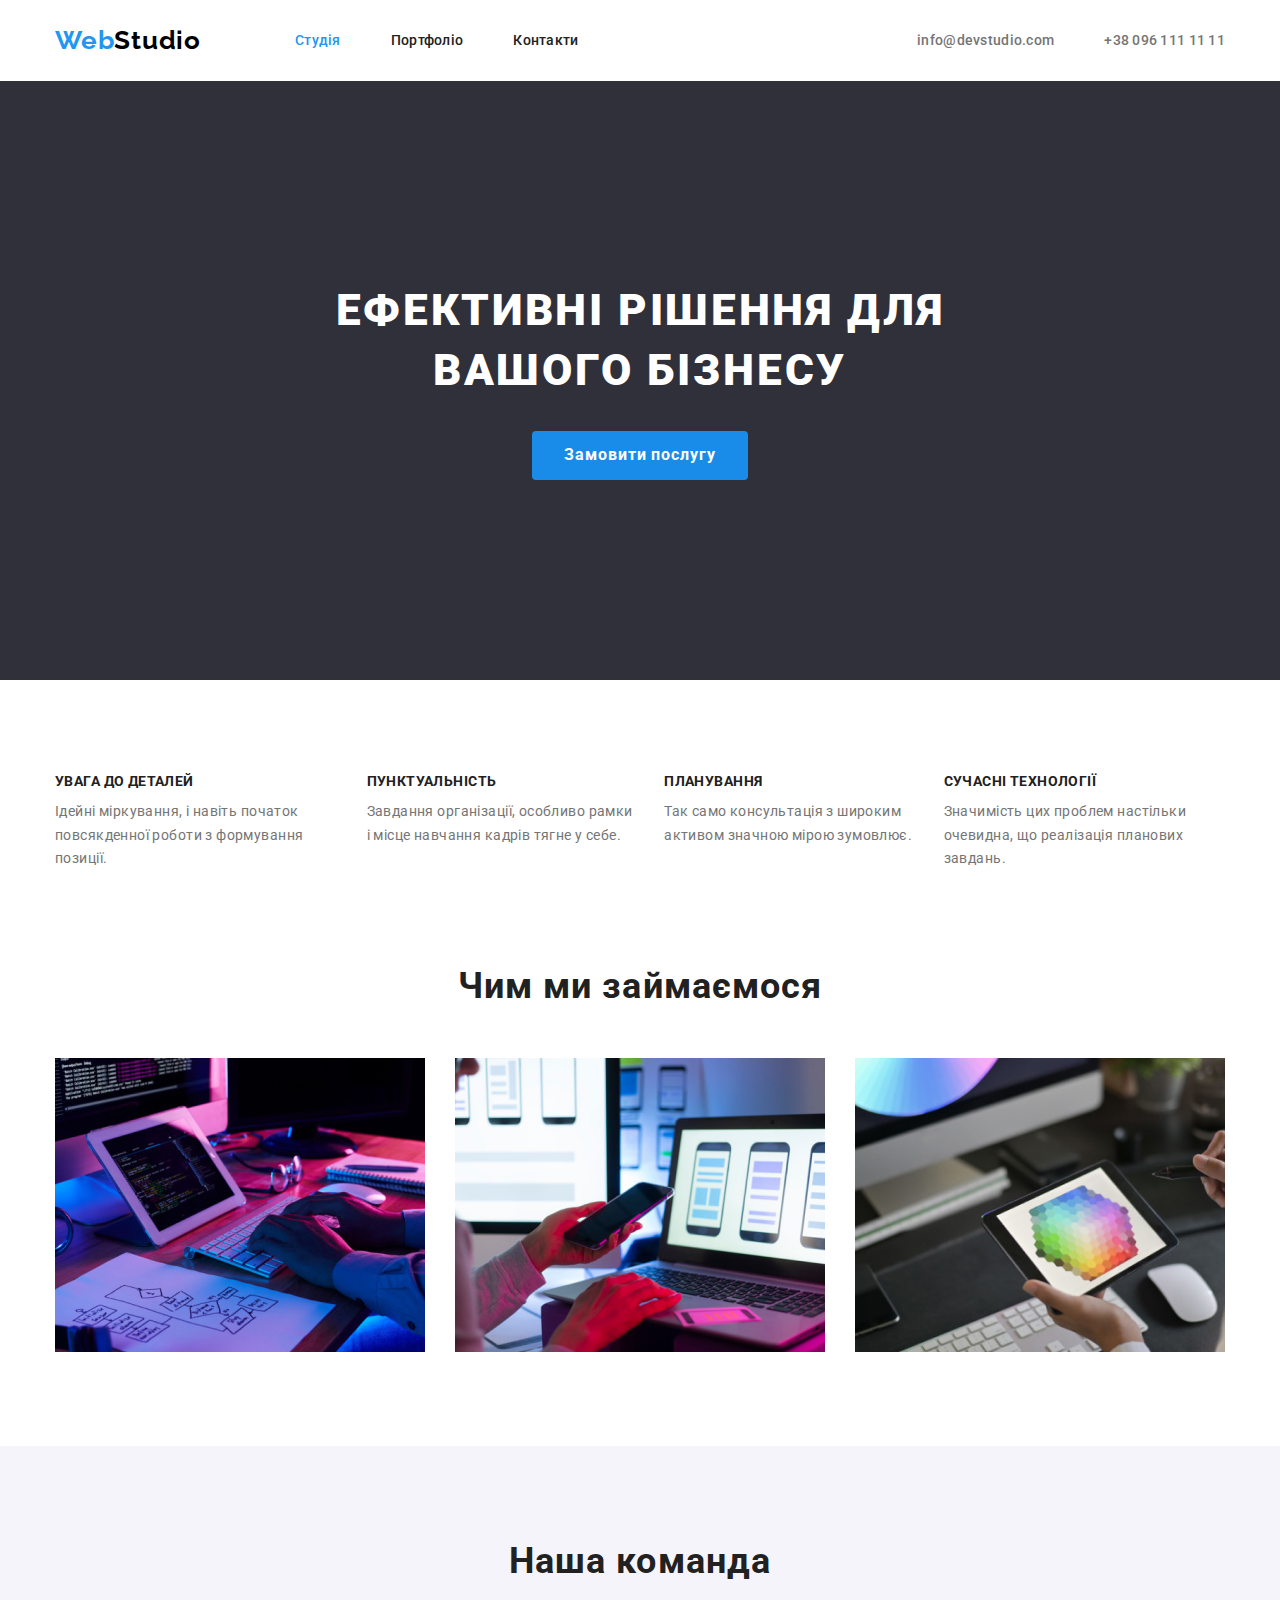
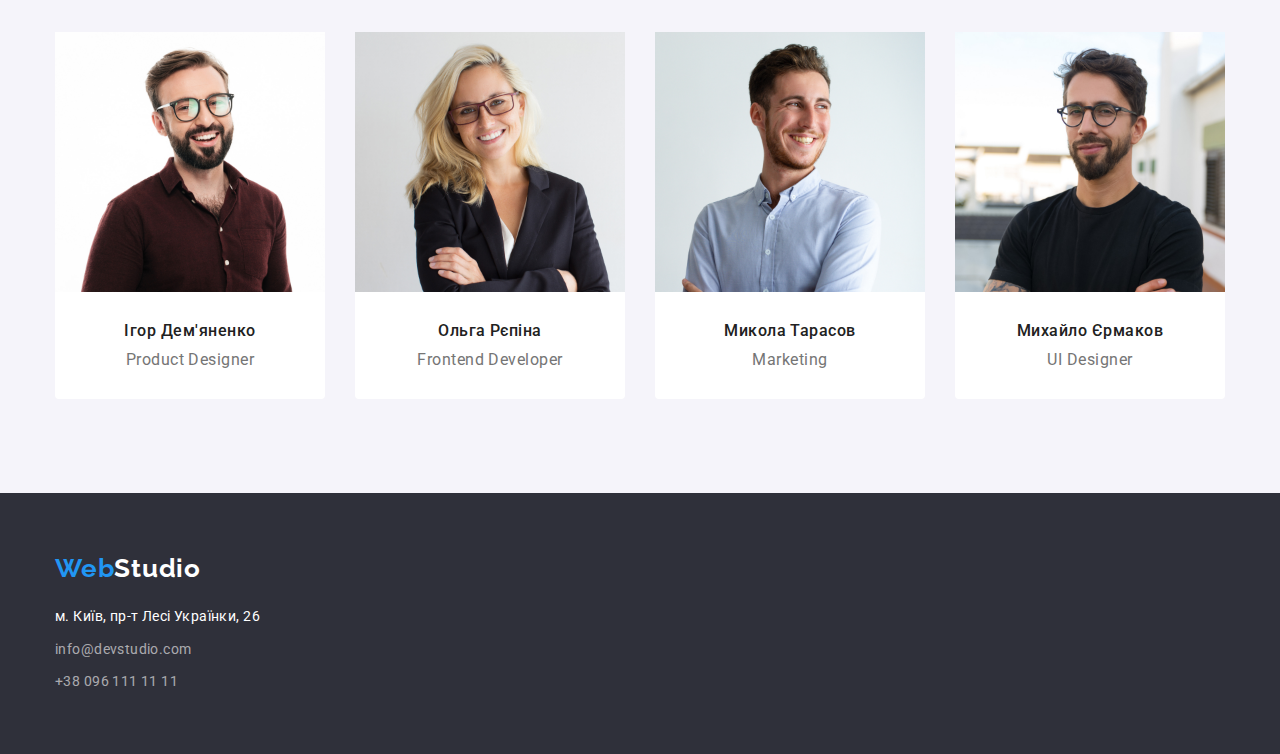
<file: index.html>
<!DOCTYPE html>
<html lang="uk">
  <head>
    <meta charset="UTF-8" />
    <meta http-equiv="X-UA-Compatible" content="IE=edge" />
    <meta name="viewport" content="width=device-width, initial-scale=1.0" />
    <title>Document</title>
    <link rel="preconnect" href="https://fonts.googleapis.com" />
    <link rel="preconnect" href="https://fonts.gstatic.com" crossorigin />
    <link
      href="https://fonts.googleapis.com/css2?family=Raleway:wght@700&family=Roboto:wght@400;500;700;900&display=swap"
      rel="stylesheet"
    />

    <link
      rel="stylesheet"
      href="https://cdn.jsdelivr.net/npm/modern-normalize@1.1.0/modern-normalize.min.css"
    />

    <link rel="stylesheet" href="./css/common.css" />
    <link rel="stylesheet" href="./css/index.css" />
  </head>

  <body>
    <header class="header">
      <div class="container page-header">
        <nav class="page-navigation">
          <a class="logo link" href="./index.html"><span class="logo-web">Web</span>Studio</a>

          <ul class="site-nav list">
            <li><a class="link current" href="./index.html">Студія</a></li>
            <li><a class="link" href="./portfolio.html">Портфоліо</a></li>
            <li><a class="link" href="">Контакти</a></li>
          </ul>
        </nav>
        <ul class="contacts-nav list">
          <li>
            <a class="link" href="mailto:info@devstudio.com">info@devstudio.com</a>
          </li>
          <li><a class="link" href="tel:+380961111111">+38 096 111 11 11</a></li>
        </ul>
      </div>
    </header>

    <!-- hero -->
    <main>
      <section class="hero">
          <h1 class="hero-title">Ефективні рішення для вашого бізнесу</h1>
          <button class="hero-button" type="button">Замовити послугу</button>
      </section>

      <!-- features -->
      <section class="features section">
        <div class="container">
          <h2 class="visually-hidden">Чому ми</h2>
          <ul class="list">
            <li>
              <h3 class="features-title">УВАГА ДО ДЕТАЛЕЙ</h3>
              <p class="features-description">
                Ідейні міркування, і навіть початок повсякденної роботи з формування позиції.
              </p>
            </li>
            <li>
              <h3 class="features-title">ПУНКТУАЛЬНІСТЬ</h3>
              <p class="features-description">
                Завдання організації, особливо рамки і місце навчання кадрів тягне у себе.
              </p>
            </li>
            <li>
              <h3 class="features-title">ПЛАНУВАННЯ</h3>
              <p class="features-description">
                Так само консультація з широким активом значною мірою зумовлює.
              </p>
            </li>
            <li>
              <h3 class="features-title">СУЧАСНІ ТЕХНОЛОГІЇ</h3>
              <p class="features-description">
                Значимість цих проблем настільки очевидна, що реалізація планових завдань.
              </p>
            </li>
          </ul>
        </div>
      </section>

      <!-- about our job -->
      <section class="about-job section">
        <div class="container">
          <h2 class="title">Чим ми займаємося</h2>
          <ul class="list">
            <li class="item">
              <img src="./images/indexpics/box1.jpg" alt="фото процесу роботи 1" width="370" />
            </li>
            <li class="item">
              <img src="./images/indexpics/box2.jpg" alt="фото процесу роботи 2" width="370" />
            </li>
            <li class="item">
              <img src="./images/indexpics/box3.jpg" alt="фото процесу роботи 3" width="370" />
            </li>
          </ul>
        </div>
      </section>

      <!-- our team -->
      <section class="our-team section">
        <div class="container">
          <h2 class="title">Наша команда</h2>
          <ul class="list">
            <li class="item">
              <img
                src="./images/indexpics/igordemyanenko.jpg"
                alt="фото Ігор Дем'яненко"
                width="270"
              />
              <div class="wrapper">
                <h3 class="name">Ігор Дем'яненко</h3>
                <p class="position">Product Designer</p>
              </div>
            </li>
            <li class="item">
              <img src="./images/indexpics/olgarepina.jpg" alt="фото Ольга Рєпіна" width="270" />
              <div class="wrapper">
                <h3 class="name">Ольга Рєпіна</h3>
                <p class="position">Frontend Developer</p>
              </div>
            </li>
            <li class="item">
              <img
                src="./images/indexpics/mykolatarasov.jpg"
                alt="фото Микола Тарасов"
                width="270"
              />
              <div class="wrapper">
                <h3 class="name">Микола Тарасов</h3>
                <p class="position">Marketing</p>
              </div>
            </li>
            <li class="item">
              <img
                src="./images/indexpics/myhayloyermakov.jpg"
                alt="фото Михайло Єрмаков"
                width="270"
              />
              <div class="wrapper">
                <h3 class="name">Михайло Єрмаков</h3>
                <p class="position">UI Designer</p>
              </div>
            </li>
          </ul>
        </div>
      </section>
    </main>

    <footer class="footer">
      <div class="container">
        <a class="logo link" href="./index.html"><span class="logo-web">Web</span>Studio</a>
        <address>
          <ul class="list">
            <li>
              <a class="link-map link" href="" target="_blank" rel="noopener noreferrer"
                >м. Київ, пр-т Лесі Українки, 26</a
              >
            </li>
            <li>
              <a class="link-contact link" href="mailto:info@devstudio.com">info@devstudio.com</a>
            </li>
            <li>
              <a class="link-contact link" href="tel:+380961111111">+38 096 111 11 11</a>
            </li>
          </ul>
        </address>
      </div>
    </footer>
  </body>
</html>
</file>
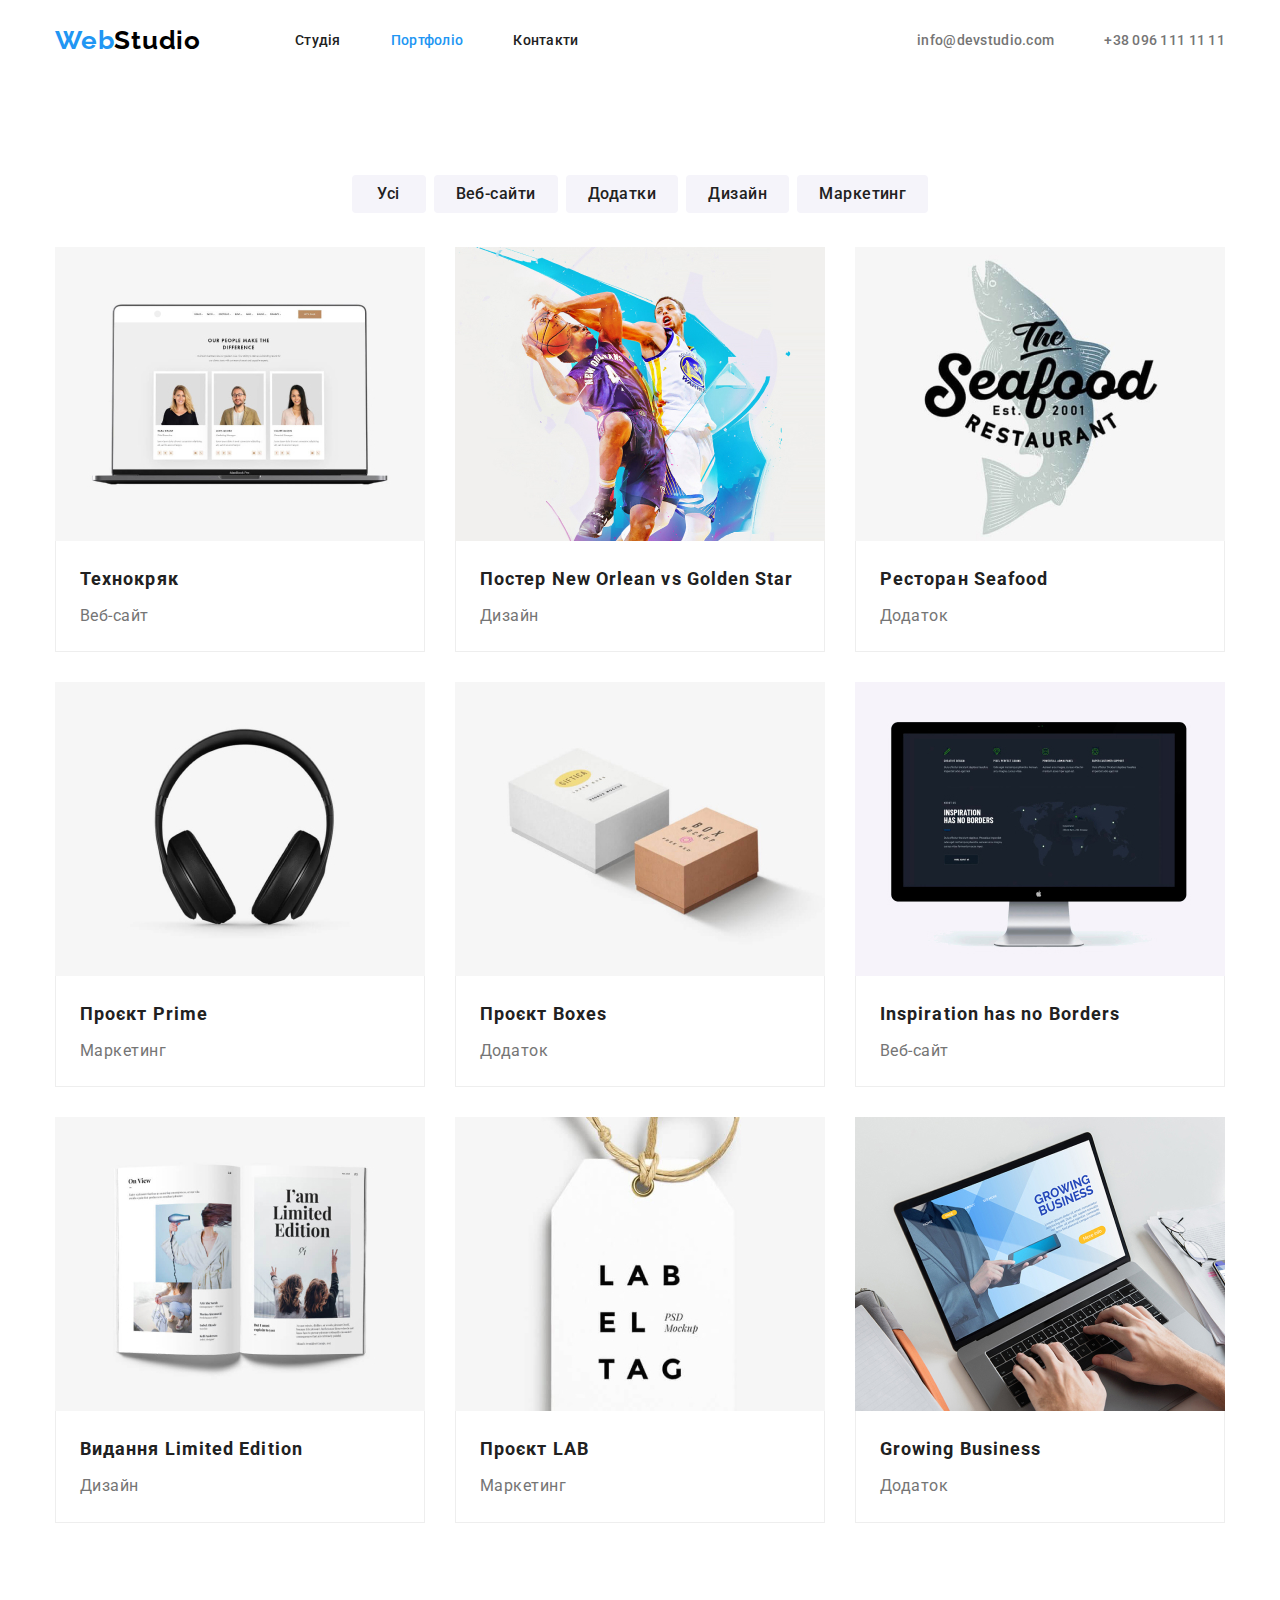
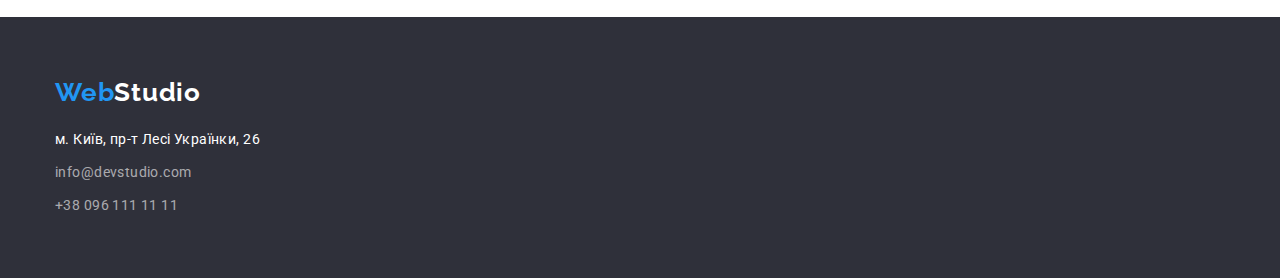
<file: portfolio.html>
<!DOCTYPE html>
<html lang="uk">
  <head>
    <meta charset="UTF-8" />
    <meta http-equiv="X-UA-Compatible" content="IE=edge" />
    <meta name="viewport" content="width=device-width, initial-scale=1.0" />
    <title>Document</title>
    <link rel="preconnect" href="https://fonts.googleapis.com" />
    <link rel="preconnect" href="https://fonts.gstatic.com" crossorigin />
    <link
      href="https://fonts.googleapis.com/css2?family=Raleway:wght@700&family=Roboto:wght@400;500;700;900&display=swap"
      rel="stylesheet"
    />

    <link
      rel="stylesheet"
      href="https://cdn.jsdelivr.net/npm/modern-normalize@1.1.0/modern-normalize.min.css"
    />

    <link rel="stylesheet" href="./css/common.css" />
    <link rel="stylesheet" href="./css/portfolio.css" />
  </head>
  <body>
    <header class="header">
      <div class="container page-header">
        <nav class="page-navigation">
          <a class="logo link" href="./index.html"><span class="logo-web">Web</span>Studio</a>

          <ul class="site-nav list">
            <li><a class="link" href="./index.html">Студія</a></li>
            <li><a class="link current" href="./portfolio.html">Портфоліо</a></li>
            <li><a class="link" href="">Контакти</a></li>
          </ul>
        </nav>
        <ul class="contacts-nav list">
          <li>
            <a class="link" href="mailto:info@devstudio.com">info@devstudio.com</a>
          </li>
          <li><a class="link" href="tel:+380961111111">+38 096 111 11 11</a></li>
        </ul>
      </div>
    </header>

    <main>
      <section class="projects section">
        <div class="buttons-container">
          <h1 class="visually-hidden">Проекти</h1>
          <ul class="buttons-list list">
            <li><button class="buttons-sort" type="button">Усі</button></li>
            <li><button class="buttons-sort" type="button">Веб-сайти</button></li>
            <li><button class="buttons-sort" type="button">Додатки</button></li>
            <li><button class="buttons-sort" type="button">Дизайн</button></li>
            <li><button class="buttons-sort" type="button">Маркетинг</button></li>
          </ul>
        </div>

        <div class="container">
          <ul class="list project-list">
            <li class="item">
              <a href="#"></a>
              <img
                src="./images/portfoliopics/img0.jpg"
                alt="приклад роботи веб-сайт"
                width="370"
              />
              <div class="wrapper">
                <h2 class="title">Технокряк</h2>
                <p class="kind">Веб-сайт</p>
              </div>
            </li>
            <li class="item">
              <a href="#"></a>
              <img src="./images/portfoliopics/img1.jpg" alt="приклад роботи дизайн" width="370" />
              <div class="wrapper">
                <h2 class="title">Постер New Orlean vs Golden Star</h2>
                <p class="kind">Дизайн</p>
              </div>
            </li>
            <li class="item">
              <a href="#"></a>
              <img src="./images/portfoliopics/img2.jpg" alt="приклад роботи додаток" width="370" />
              <div class="wrapper">
                <h2 class="title">Ресторан Seafood</h2>
                <p class="kind">Додаток</p>
              </div>
            </li>
            <li class="item">
              <a href="#"></a>
              <img
                src="./images/portfoliopics/img3.jpg"
                alt="приклад роботи маркетинг"
                width="370"
              />
              <div class="wrapper">
                <h2 class="title">Проєкт Prime</h2>
                <p class="kind">Маркетинг</p>
              </div>
            </li>
            <li class="item">
              <a href="#"></a>
              <img src="./images/portfoliopics/img4.jpg" alt="приклад роботи додаток" width="370" />
              <div class="wrapper">
                <h2 class="title">Проєкт Boxes</h2>
                <p class="kind">Додаток</p>
              </div>
            </li>
            <li class="item">
              <a href="#"></a>
              <img
                src="./images/portfoliopics/img5.jpg"
                alt="приклад роботи веб-сайт"
                width="370"
              />
              <div class="wrapper">
                <h2 class="title">Inspiration has no Borders</h2>
                <p class="kind">Веб-сайт</p>
              </div>
            </li>
            <li class="item">
              <a href="#"></a>
              <img src="./images/portfoliopics/img6.jpg" alt="приклад роботи дизайн" width="370" />
              <div class="wrapper">
                <h2 class="title">Видання Limited Edition</h2>
                <p class="kind">Дизайн</p>
              </div>
            </li>
            <li class="item">
              <a href="#"></a>
              <img
                src="./images/portfoliopics/img7.jpg"
                alt="приклад роботи маркетинг"
                width="370"
              />
              <div class="wrapper">
                <h2 class="title">Проєкт LAB</h2>
                <p class="kind">Маркетинг</p>
              </div>
            </li>
            <li class="item">
              <a href="#"></a>
              <img src="./images/portfoliopics/img8.jpg" alt="приклад роботи додаток" width="370" />
              <div class="wrapper">
                <h2 class="title">Growing Business</h2>
                <p class="kind">Додаток</p>
              </div>
            </li>
          </ul>
        </div>
      </section>
    </main>

    <footer class="footer">
      <div class="container">
        <a class="logo link" href="./index.html"><span class="logo-web">Web</span>Studio</a>
        <address>
          <ul class="list">
            <li>
              <a class="link-map link" href="" target="_blank" rel="noopener noreferrer"
                >м. Київ, пр-т Лесі Українки, 26</a
              >
            </li>
            <li>
              <a class="link-contact link" href="mailto:info@devstudio.com">info@devstudio.com</a>
            </li>
            <li>
              <a class="link-contact link" href="tel:+380961111111">+38 096 111 11 11</a>
            </li>
          </ul>
        </address>
      </div>
    </footer>
  </body>
</html>
</file>
<file: css/common.css>
:root {
  --background-color1: #ffffff;
  --background-color2: #f5f4fa;
  --background-color3: #2f303a;
  --foreground-color1: #212121;
  --foreground-color2: #757575;
  --foreground-color3: #ffffff;
  --button: #188ce8;
  --hoverfocus-color: #2196f3;
}

h1,
h2,
h3,
h4,
h5,
h6,
p {
  margin-top: 0;
  margin-bottom: 0;
}

ol,
ul {
  margin-top: 0;
  margin-bottom: 0;
  padding-left: 0;
}

img {
  display: block;
}

.list {
  list-style: none;
}

.link {
  text-decoration: none;
}

address {
  font-style: normal;
}

body {
  background-color: var(--background-color1);
  color: var(--foreground-color1);
  font-family: Roboto, sans-serif;
}

.section {
  padding-top: 94px;
  padding-bottom: 94px;
}

.container {
  width: 1200px;
  padding-left: 15px;
  padding-right: 15px;
  margin-left: auto;
  margin-right: auto;
}

.header {
  background-color: var(--background-color1);
}

.page-header,
.header .page-navigation,
.header .site-nav,
.header .contacts-nav {
  display: flex;
  align-items: center;
}

.header .page-navigation {
  column-gap: 94px;
}

.header .site-nav,
.header .contacts-nav {
  column-gap: 50px;
}

.header .contacts-nav {
  margin-left: auto;
}

.visually-hidden {
  position: absolute;
  width: 1px;
  height: 1px;
  margin: -1px;
  padding: 0;
  overflow: hidden;
  border: 0;
  clip: rect(0 0 0 0);
}

.header .logo {
  color: #000000;

  font-family: 'Raleway';
  font-weight: 700;
  font-size: 26px;
  line-height: 1.2;
  letter-spacing: 0.03em;
  text-decoration: none;

  padding-top: 25px;
  padding-bottom: 25px;
}

.footer {
  background-color: var(--background-color3);
  padding-top: 60px;
  padding-bottom: 60px;
}

.footer .list {
  padding-top: 20px;
  display: flex;
  flex-direction: column;
  row-gap: 9px;
}

.logo-web {
  color: var(--hoverfocus-color);
}

/*підвищив специфічність до трьох тегів,
 бо інакше правило не працює */
.header .site-nav .current {
  color: var(--hoverfocus-color);
}

.site-nav .link {
  color: var(--foreground-color1);
  font-weight: 500;
  font-size: 14px;
  line-height: 1.14;
  letter-spacing: 0.02em;
  text-decoration: none;
}

.contacts-nav .link {
  color: var(--foreground-color2);
  font-weight: 500;
  font-size: 14px;
  line-height: 1.14;
  letter-spacing: 0.02em;
  text-decoration: none;
}

.header .link:hover,
.header .link:focus,
.footer .link-map:hover,
.footer .link-map:focus,
.footer .link-contact:hover,
.footer .link-contact:focus {
  color: var(--hoverfocus-color);
}

.footer {
  background-color: var(--background-color3);
}

.footer .logo {
  color: var(--foreground-color3);
  font-family: 'Raleway';
  font-weight: 700;
  font-size: 26px;
  line-height: 1.2;
  letter-spacing: 0.03em;
  text-decoration: none;
}

.footer .link-map,
.footer .link-contact {
  font-style: normal;
  font-weight: 400;
  font-size: 14px;
  line-height: 1.71;
  letter-spacing: 0.03em;
  text-decoration: none;
}

.footer .link-map {
  color: var(--foreground-color3);
}

.footer .link-contact {
  color: rgb(255, 255, 255, 0.6);
}
</file>
<file: css/index.css>
.header,
.features,
.about-job {
  background-color: var(--background-color1);
}

.hero {
  background-color: var(--background-color3);
  padding-top: 200px;
  padding-bottom: 200px;
}

.hero-title {
  color: var(--foreground-color3);
  margin-left: auto;
  margin-right: auto;
  margin-bottom: 30px;

  font-style: normal;
  font-weight: 900;
  font-size: 44px;
  line-height: 1.36;

  text-align: center;
  letter-spacing: 0.06em;
  text-transform: uppercase;

  width: 650px;
}

.hero-button {
  background-color: var(--button);
  color: var(--foreground-color3);
  font-family: inherit;
  cursor: pointer;
  font-style: normal;
  font-weight: 700;
  font-size: 16px;
  line-height: 1.8;
  display: flex;
  align-items: center;
  text-align: center;
  letter-spacing: 0.06em;
  padding: 10px 32px;

  margin-left: auto;
  margin-right: auto;

  border: none;
  border-radius: 4px;
}

.hero-button:hover,
.hero-button:focus {
  background-color: var(--hoverfocus-color);
}

.our-team {
  background-color: var(--background-color2);
}

.features-title {
  font-style: normal;
  font-weight: 700;
  font-size: 14px;
  line-height: 1.14;
  letter-spacing: 0.03em;
  text-transform: uppercase;
  margin-bottom: 10px;
}

.features-description {
  color: var(--foreground-color2);
  font-style: normal;
  font-weight: 400;
  font-size: 14px;
  line-height: 1.71;
  letter-spacing: 0.03em;
}

.features .list {
  display: flex;
  column-gap: 30px;
}

.features {
  padding-bottom: 47px;
}

.about-job {
  padding-top: 47px;
}

.about-job .title,
.our-team .title {
  font-weight: 700;
  font-size: 36px;
  line-height: 1.17;
  text-align: center;
  letter-spacing: 0.03em;
  margin-bottom: 50px;
}

.about-job .list {
  display: flex;
  flex-wrap: wrap;
  column-gap: 30px;
}

.about-job .item {
  flex-basis: calc((100% - 2 * 30px) / 3);
}

.our-team .list {
  display: flex;
  flex-wrap: wrap;
  column-gap: 30px;
}

.our-team .item {
  flex-basis: calc((100% - 3 * 30px) / 4);
}

.our-team .name {
  font-weight: 500;
  font-size: 16px;
  line-height: 1.18;
  text-align: center;
  letter-spacing: 0.03em;
  margin-bottom: 10px;
}

.our-team .position {
  color: var(--foreground-color2);
  font-weight: 400;
  font-size: 16px;
  line-height: 1.18;
  text-align: center;
  letter-spacing: 0.03em;
}

.our-team .wrapper {
  background-color: var(--background-color1);
  border-radius: 0px 0px 4px 4px;
  padding-top: 30px;
  padding-bottom: 30px;
}
</file>
<file: css/portfolio.css>
body {
  margin-left: auto;
  margin-right: auto;
}

.projects .container {
  width: 1200px;
  margin-left: auto;
  margin-right: auto;
  padding-left: 15px;
  padding-right: 15px;
}

.buttons-container .buttons-list {
  display: flex;
  justify-content: center;
  column-gap: 8px;
  padding-bottom: 34px;
}

.buttons-sort {
  background-color: var(--background-color2);
  color: var(--foreground-color1);
  font-family: inherit;
  cursor: pointer;
  font-style: normal;
  font-weight: 500;
  font-size: 16px;
  line-height: 1.63;
  text-align: center;
  letter-spacing: 0.03em;
  border: none;
  min-width: 74px;
  padding: 6px 22px;
  border-radius: 4px;
}

.buttons-sort:hover,
.buttons-sort:focus {
  background-color: var(--hoverfocus-color);
  color: var(--foreground-color3);
}

.projects {
  padding-top: 94px;
  padding-bottom: 94px;
}

.projects .project-list {
  display: flex;
  flex-wrap: wrap;
  column-gap: 30px;
  row-gap: 30px;
}

.projects .wrapper {
  border: 1px solid #eeeeee;
  border-top: none;
}

.projects .title {
  font-style: normal;
  font-weight: 700;
  font-size: 18px;
  line-height: 2;
  letter-spacing: 0.06em;

  padding-top: 20px;
  padding-left: 24px;
}

.projects .kind {
  color: var(--foreground-color2);
  font-style: normal;
  font-weight: 400;
  font-size: 16px;
  line-height: 1.88;
  letter-spacing: 0.03em;

  padding-top: 4px;
  padding-left: 24px;
  padding-bottom: 20px;
}
</file>
